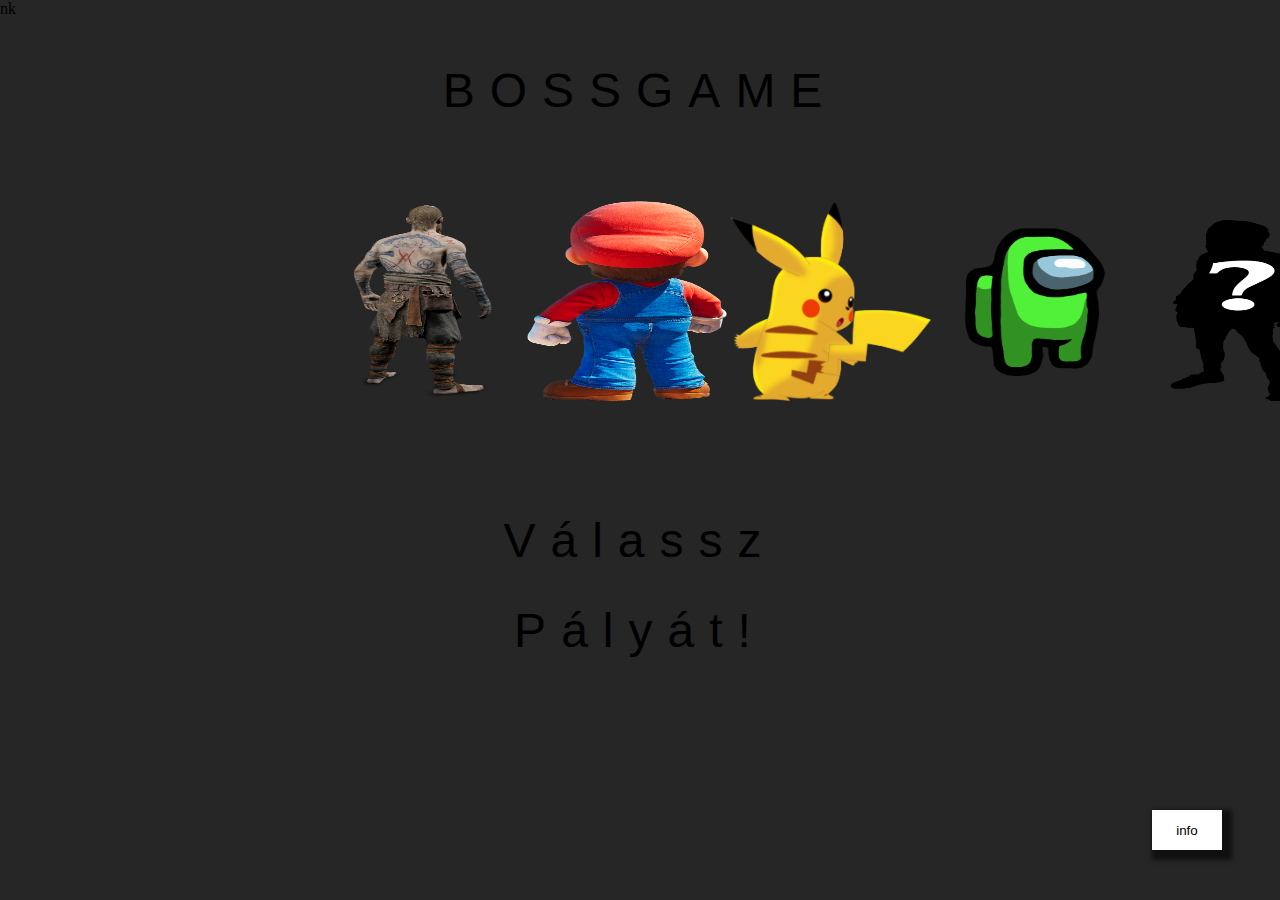
<file: 2023_stickmanproject-vegleges/index.html>
<!DOCTYPE html>
<html lang="hu">
<head>
    <meta charset="UTF-8">
    <meta http-equiv="X-UA-Compatible" content="IE=edge">
    <meta name="viewport" content="width=device-width, initial-scale=1.0">
    <title>A lehetetlen küldetés</title>
    <link href="https://cdn.jsdelivr.net/npm/bootstrap@5.3.0-alpha3/dist/css/bootstrap.min.css" rel="stylesheet" integrity="sha384-KK94CHFLLe+nY2dmCWGMq91rCGa5gtU4mk92HdvYe+M/SXH301p5ILy+dN9+nJOZ" crossorigin="anonymous">
    <meta name="viewport" content="width=device-width, initial-scale=1.0">
    <link rel="stylesheet" href="style.css">
    <link rel="shortcut icon" href="top-logo.png" type="image/x-icon">nk
    <script src = "script.js" defer></script>
</head>
<body>

    <div id="jatek"></div>
    <ul>
        <li>B</li>
        <li>O</li>
        <li>S</li>
        <li>S</li>
        <li>G</li>
        <li>A</li>
        <li>M</li>
        <li>E</li>
    </ul>
    <ul class="masodiksor">
        <li>V</li>
        <li>á</li>
        <li>l</li>
        <li>a</li>
        <li>s</li>
        <li>s</li>
        <li>z</li>
        
        
    </ul>
    <ul class="harmadiksor">
        <li>P</li>
        <li>á</li>
        <li>l</li>
        <li>y</li>
        <li>á</li>
        <li>t</li>
        <li>!</li>
    </ul>
    <input type="button" value="info" id="info" style="position:absolute; top:90%; left: 90%; background-color: white; color: black; width: 70px; height: 40px; border: 0px; box-shadow: 5px 5px 5px 5px rgb(0 0 0 / 0.6)" onclick=info()>
</body>
</html>
</file>
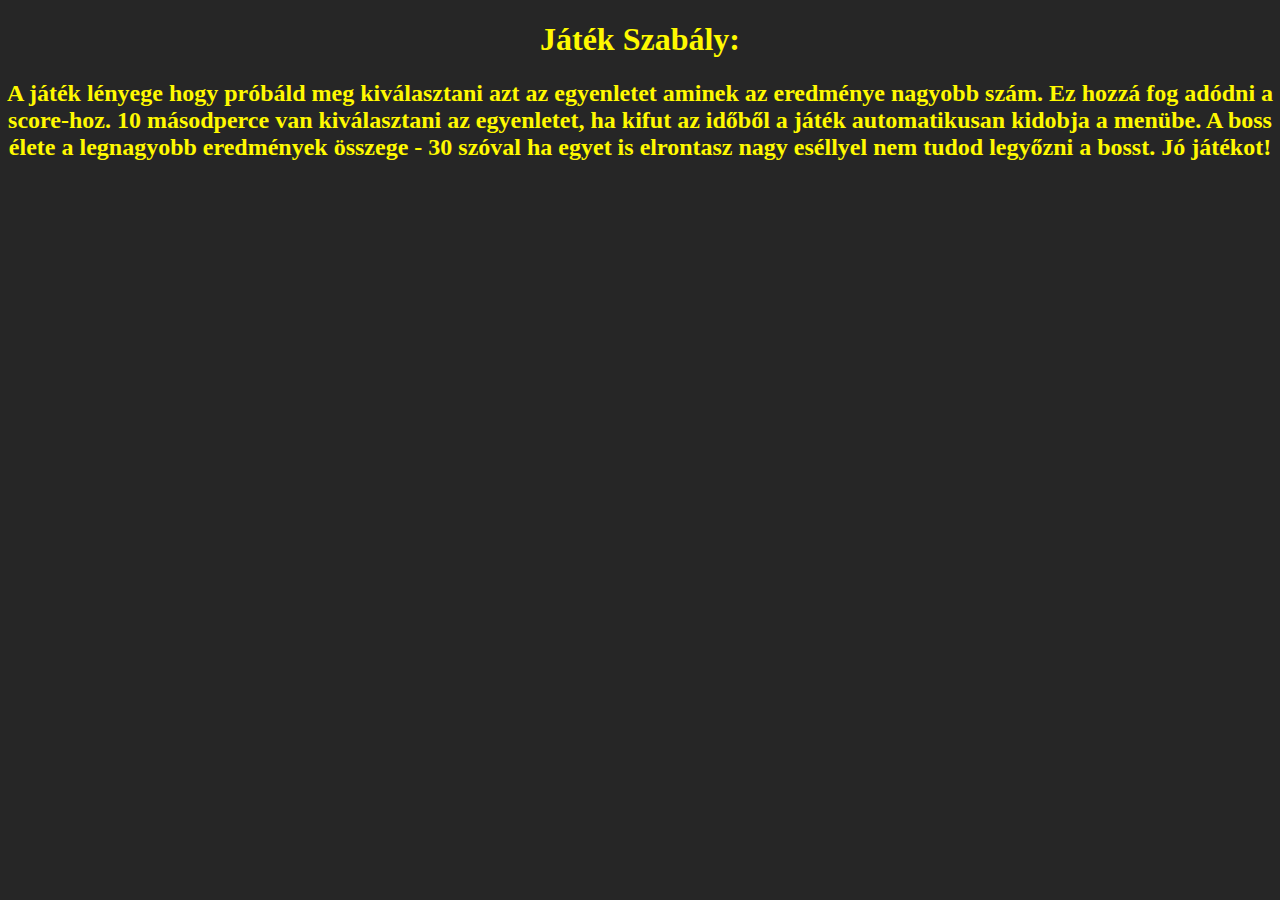
<file: 2023_stickmanproject-vegleges/info.html>
<!DOCTYPE html>
<html lang="en">
<head>
    <meta charset="UTF-8">
    <meta http-equiv="X-UA-Compatible" content="IE=edge">
    <meta name="viewport" content="width=device-width, initial-scale=1.0">
    <link rel="stylesheet" href="info.css">
    <title>Document</title>
</head>
<body>
    <h1>Játék Szabály:</h1>
    <h2>A játék lényege hogy próbáld meg kiválasztani azt az egyenletet aminek az eredménye nagyobb szám. Ez hozzá fog adódni a score-hoz. 10 másodperce van kiválasztani az egyenletet, ha kifut az időből a játék automatikusan kidobja a menübe. A boss élete a legnagyobb eredmények összege - 30
        szóval ha egyet is elrontasz nagy eséllyel nem tudod legyőzni a bosst. Jó játékot!
    </h2>
</body>
</html>
</file>
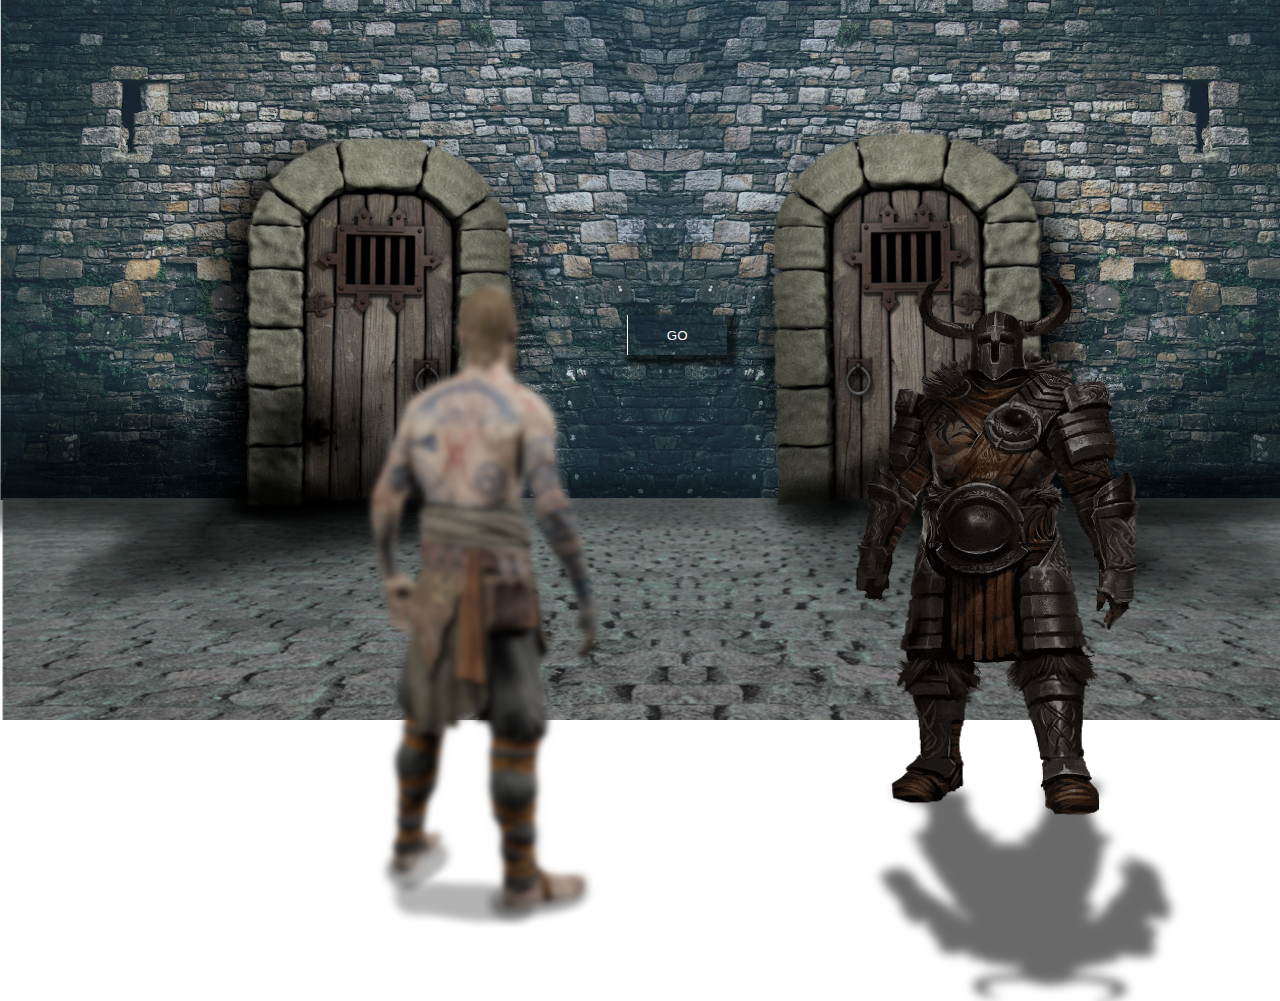
<file: 2023_stickmanproject-vegleges/palya1.html>
<!DOCTYPE html>
<html lang="en">
<head>
    <meta charset="UTF-8">
    <meta http-equiv="X-UA-Compatible" content="IE=edge">
    <meta name="viewport" content="width=device-width, initial-scale=1.0">
    <link rel="stylesheet" href="palya1.css">
    <title>Document</title>
</head>
<body id="BossFight1.png">
    

    <div id="szamok">
        
    </div>
    <input type="button" value="GO" id="raj" style="position:absolute; top:35%; left: 49%; background-image: url(1.png); color: white; width: 100px; height: 40px; border: 0px; box-shadow: 5px 5px 5px 5px rgb(0 0 0 / 0.6)" onclick=egyenlet()>
    <input type="button" value="MENU" id="menu" style="position:absolute; top:35%; left: 48%; background-image: url(BossFight1.png); color: white; width: 100px; height: 40px; border: 0px; box-shadow: 5px 5px 5px 5px rgb(0 0 0 / 0.6)" onclick=menu()>
        
    <div id="score"></div>
    
    <img src="karakterek2/1b2.png" alt="" id="karakterke">
    <img id="boss" src="karakterek2/1boss.png">
</body>
<script src="maps.js"></script>
</html>
</file>
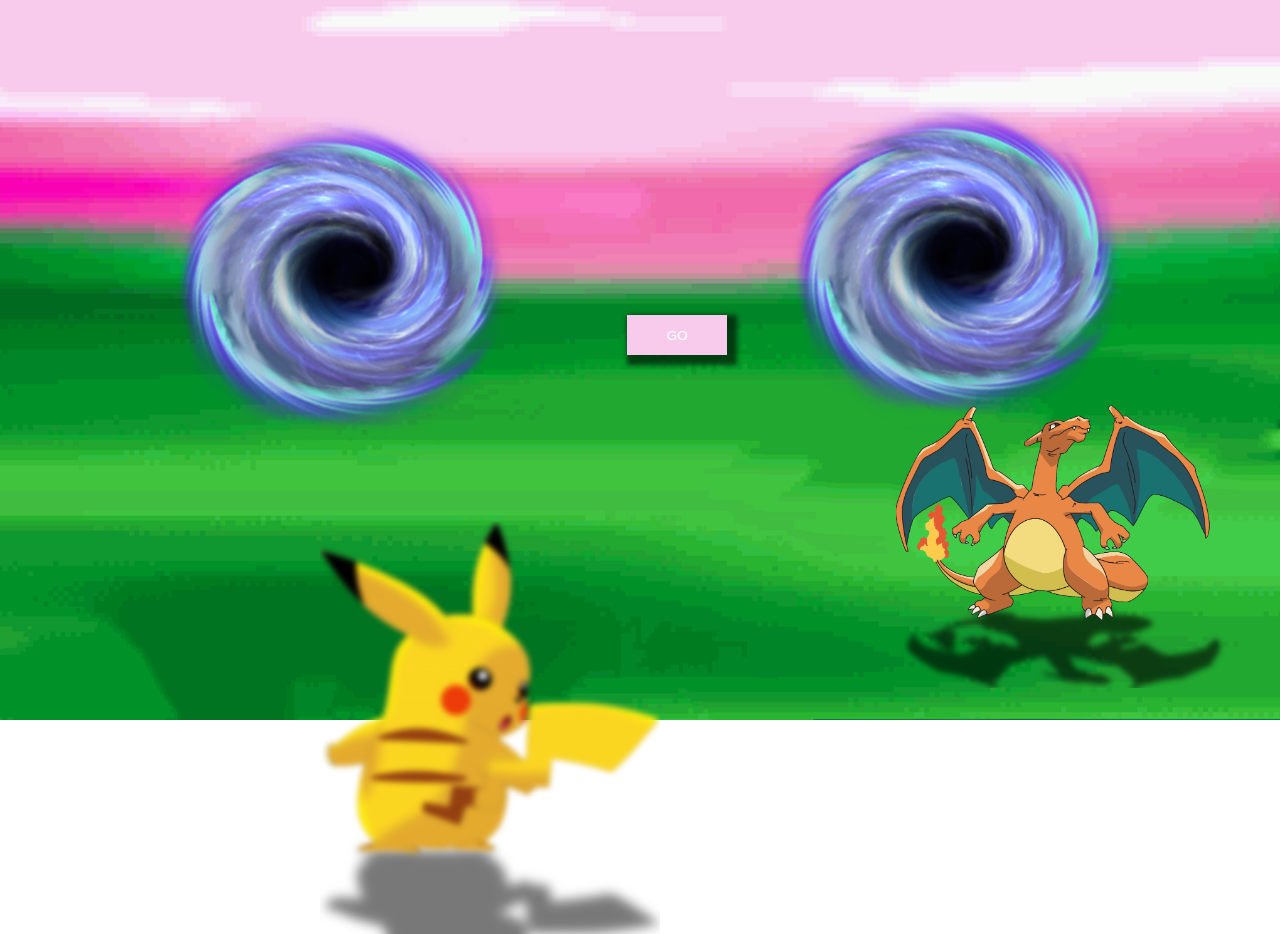
<file: 2023_stickmanproject-vegleges/palya3.html>
<!DOCTYPE html>
<html lang="en">
<head>
    <meta charset="UTF-8">
    <meta http-equiv="X-UA-Compatible" content="IE=edge">
    <meta name="viewport" content="width=device-width, initial-scale=1.0">
    <link rel="stylesheet" href="palya3.css">
    <title>Document</title>
</head>
<body id="BossFight3.png">


    <div id="szamok">
        
    </div>
    <input type="button" value="GO" id="raj" style="position:absolute; top:35%; left: 49%; background-image: url(3.png); color: white; width: 100px; height: 40px; border: 0px; box-shadow: 5px 5px 5px 5px rgb(0 0 0 / 0.6)" onclick=egyenlet()>
    <input type="button" value="MENU" id="menu" style="position:absolute; top:35%; left: 48%; background-image: url(BossFight3.png); color: white; width: 100px; height: 40px; border: 0px; box-shadow: 5px 5px 5px 5px rgb(0 0 0 / 0.6)" onclick=menu()>
    <div id="score"></div>

    <img src="karakterek2/3b1.png" alt="" id="karakterke">
    <img id="boss" src="karakterek2/3boss.png">
</body>
<script src="maps.js"></script>
</html>
</file>
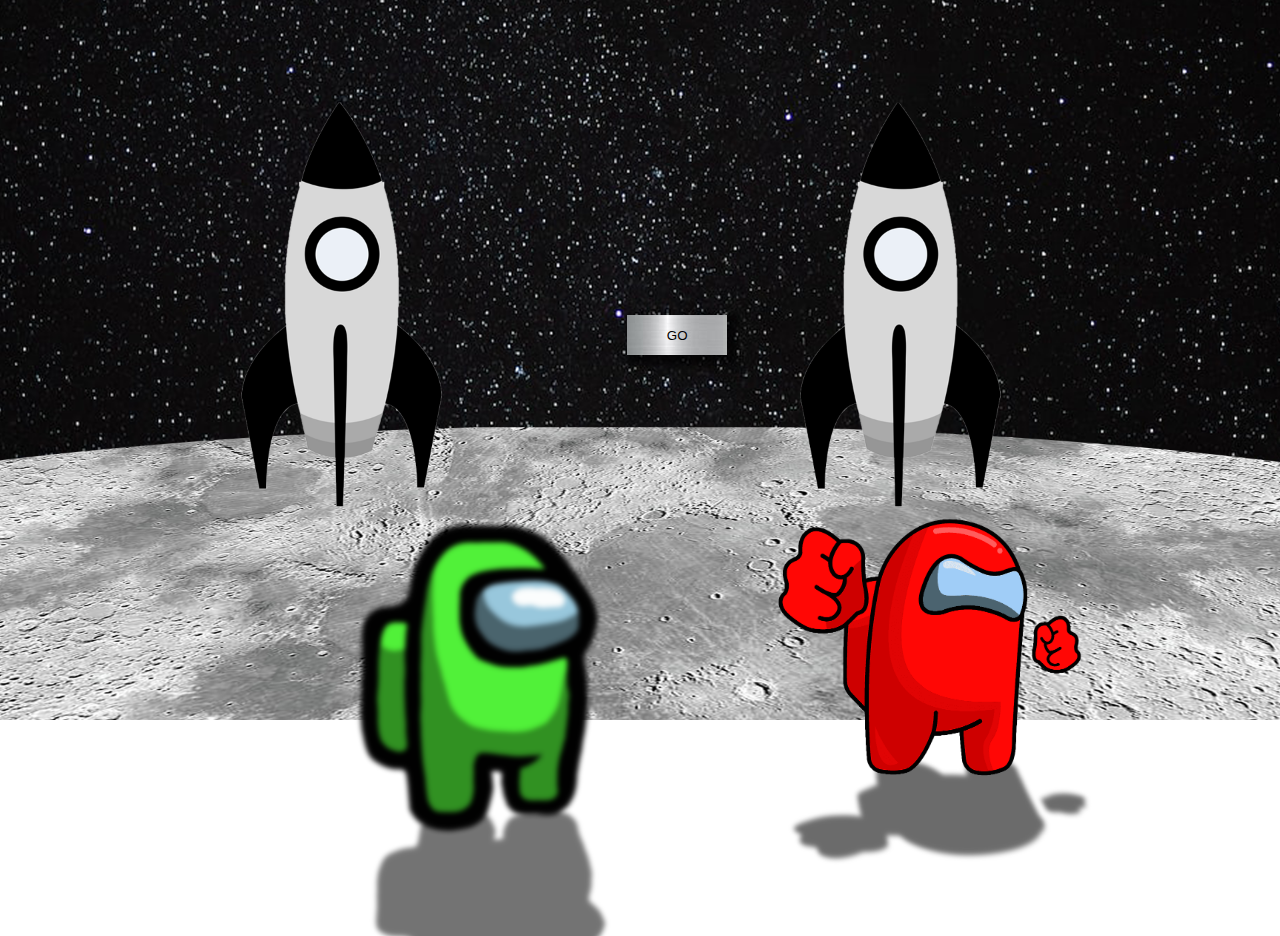
<file: 2023_stickmanproject-vegleges/palya4.html>
<!DOCTYPE html>
<html lang="en">
<head>
    <meta charset="UTF-8">
    <meta http-equiv="X-UA-Compatible" content="IE=edge">
    <meta name="viewport" content="width=device-width, initial-scale=1.0">
    <link rel="stylesheet" href="palya4.css">
    <title>Document</title>
</head>
<body id="BossFight4.png" class="4.png">


    <div id="szamok">
        
    </div>
    <input type="button" value="GO" id="raj" style="position:absolute; top:35%; left: 49%; background-image: url(spacebtn.jpg); color: black; width: 100px; height: 40px; border: 0px; box-shadow: 5px 5px 5px 5px rgb(0 0 0 / 0.6)" onclick=egyenlet()>
    <input type="button" value="MENU" id="menu" style="position:absolute; top:35%; left: 48%; background-image: url(BossFight4.png); color: black; width: 100px; height: 40px; border: 0px; box-shadow: 5px 5px 5px 5px rgb(0 0 0 / 0.6)" onclick=menu()>
    <div id="score"></div>

    <img src="karakterek2/4b1.png" alt="" id="karakterke">
    <img id="boss" src="karakterek2/4boss.png">
</body>
<script src="maps.js"></script>
</html>
</file>
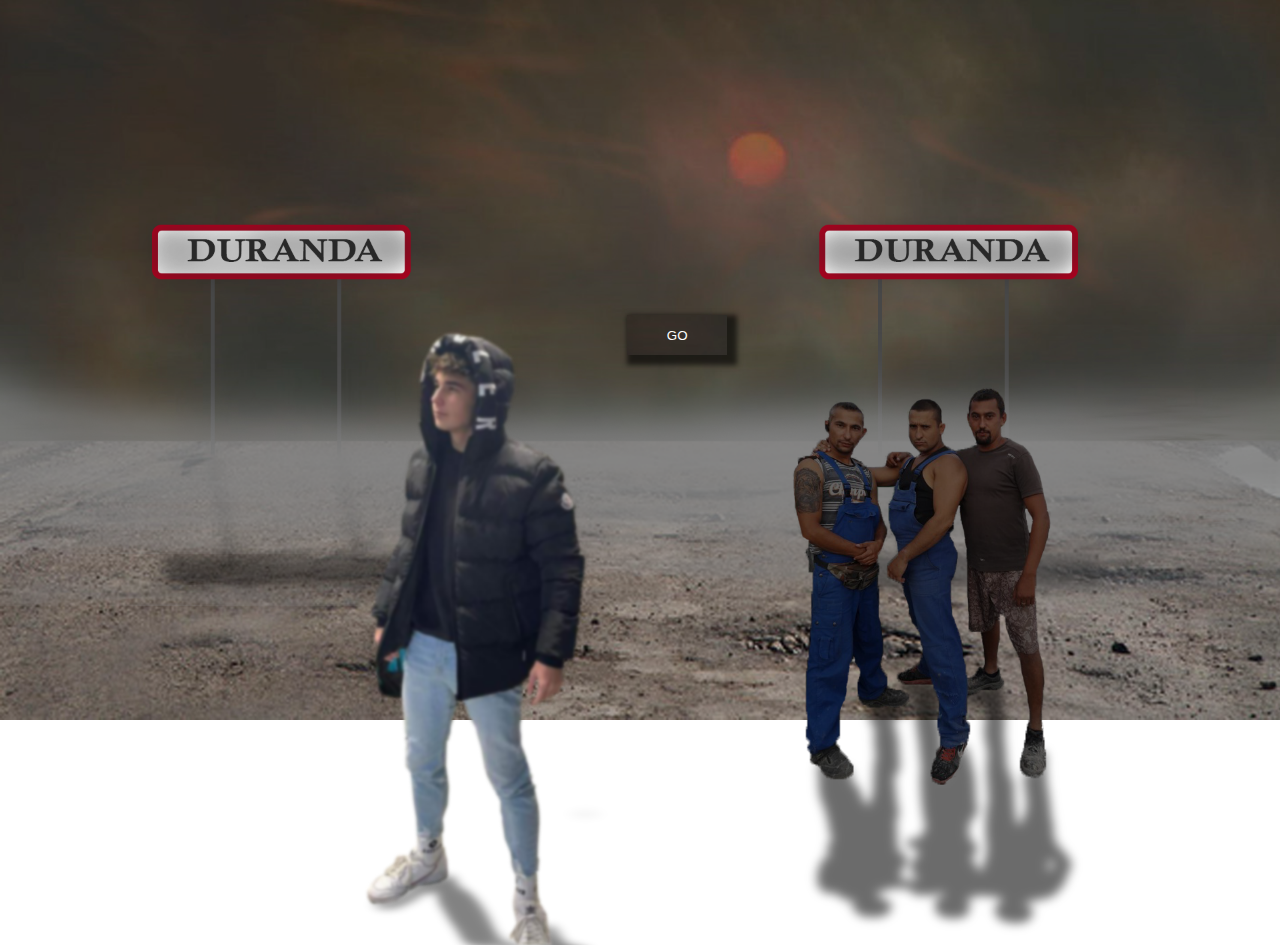
<file: 2023_stickmanproject-vegleges/palya5.html>
<!DOCTYPE html>
<html lang="en">
<head>
    <meta charset="UTF-8">
    <meta http-equiv="X-UA-Compatible" content="IE=edge">
    <meta name="viewport" content="width=device-width, initial-scale=1.0">
    <link rel="stylesheet" href="palya5.css">
    <title>Document</title>
</head>
<body id="BossFight5.png">


    <div id="szamok">
        
    </div>
    <input type="button" value="GO" id="raj" style="position:absolute; top:35%; left: 49%; background-image: url(5.png); color: white; width: 100px; height: 40px; border: 0px; box-shadow: 5px 5px 5px 5px rgb(0 0 0 / 0.6)" onclick=egyenlet()>
    <input type="button" value="MENU" id="menu" style="position:absolute; top:35%; left: 48%; background-image: url(BossFight5.png); color: white; width: 100px; height: 40px; border: 0px; box-shadow: 5px 5px 5px 5px rgb(0 0 0 / 0.6)" onclick=menu()>
    <div id="score"></div>

    <img src="karakterek2/5.png" alt="" id="karakterke">
    <img id="boss" src="karakterek2/5boss2.png">
</body>
<script src="maps.js"></script>
</html>
</file>
<file: 2023_stickmanproject-vegleges/style.css>
body{
    margin: 0;
    padding: 0;
    background: #262626;
}

ul{
    position: absolute;
    top: 10%;
    left: 50%;
    transform: translate(-50%,-50%);
    margin: 0;
    padding: 0;
    display: flex;
}
 
.valasztasmenu{
    position: absolute;
    text-align: center;
    margin-left: 25%;
    top: 20%;
    flex-direction: column;
    flex-wrap: nowrap;
    
}

.masodiksor{
    position: absolute;
    top: 60%;
    left: 50%;
    transform: translate(-50%,-50%);
    margin: 0;
    padding: 0;
    display: flex;
}

.harmadiksor{
    position: absolute;
    top: 70%;
    left: 50%;
    transform: translate(-50%,-50%);
    margin: 0;
    padding: 0;
    display: flex;
}

ul li{
    list-style: none;
    font-family: arial;
    font-size: 3em;
    letter-spacing:15px;
    text-shadow: none;
    animation:animate 1s infinite linear;
}
@keyframes animate{
    0%{
        color: #484848;
        text-shadow: none;
    }
    18%{
        color: #484848;
        text-shadow: none;
    }
    20%{
        color: #fff900;
        text-shadow: 0 0 7px #fff900, 0 0 20px #ff6c00;
    }
    30%{
        color: #484848;
        text-shadow: none;
    }
    35%{
        color: #fff900;
        text-shadow: 0 0 7px #fff900, 0 0 20px #ff6c00;
    }
    70%{
        color: #484848;
        text-shadow: none;
    }
    85%{
        color: #fff900;
        text-shadow: 0 0 7px #fff900, 0 0 20px #ff6c00;
    }
    90%{
        color: #484848;
        text-shadow: none;
    }
    100%{
        color: #484848;
        text-shadow: none;
    }
}







.figurakep{
    height:200px;
    width: 200px;
}
.figurakep:hover{
    transform: scale(0.75);
    transition: all .8s cubic-bezier(.25, .4, .45, 1.4);
}

.figurakep:not(:hover){
    transform: scale(1);
    transition: all .8s cubic-bezier(0.455, 0.03, 0.515, 0.955);
}
</file>
<file: 2023_stickmanproject-vegleges/info.css>
body{
    margin: 0;
    padding: 0;
    background: #262626;
}
h1{
    color: #fff900;
    text-align: center;
    position: relative;
}

h2{
    position: relative;
    color: #fff900;
    text-align: center;

}
</file>
<file: 2023_stickmanproject-vegleges/palya1.css>
body{
    background-image: url(1.png);
    background-repeat: no-repeat;
    background-size: cover;

    color:white;
}

#karakterke{
    position: absolute;
    left: 25%;
    top: 30%;
    width: 330px;
    justify-content: flex-end;
}

#boss{
    position: absolute;
    left: 60%;
    top: 30%;
    width: 500px;
    justify-content: flex-end;
}

p{

    text-align: center;
    margin-top: 10%;
    font-size: 50px;
}

.gobtn{
    text-align: center;
}

h1{
    text-align: left;
    position: fixed;
    grid-column: auto;

}

#countdown {
    font-size: 48px;
    text-align: center;
    margin-top: 100px;
  }

  #gif-container {
    position: fixed;
    bottom: 0;
    left: 0;
    width: 100%;
    height: 100%;
    z-index: -1;
  }

  #gif-container2 {
    position: fixed;
    bottom: 0;
    right: 0;
    width: 100%;
    height: 100%;
    z-index: -1;
  }
</file>
<file: 2023_stickmanproject-vegleges/palya3.css>
body{
    background-image: url(3.png);
    background-repeat: no-repeat;
    background-size: cover;
    background-position: initial;
    color:white;
}

#karakterke{
    position: absolute;
    left: 25%;
    top: 58%;
    width: 340px;
    justify-content: flex-end;
}

#boss{
    position: absolute;
    left: 70%;
    top: 45%;
    width: 340px;
    justify-content: flex-end;
}

p{

    text-align: center;
    margin-top: 10%;
    font-size: 50px;
}

.gobtn{
    text-align: center;
}

h1{
    text-align: left;
    position: absolute;
}
</file>
<file: 2023_stickmanproject-vegleges/palya4.css>
body{
    background-image: url(4.png);
    background-repeat: no-repeat;
    background-size: cover;
    background-position: initial;
    color:darkorchid;
}

#karakterke{
    position: absolute;
    left: 25%;
    top: 58%;
    width: 340px;
    justify-content: flex-end;
}

#boss{
    position: absolute;
    left: 60%;
    top: 55%;
    width: 340px;
    justify-content: flex-end;
}

p{

    text-align: center;
    margin-top: 10%;
    font-size: 50px;
}

.gobtn{
    text-align: center;
}

h1{
    text-align: left;
    position: absolute;
}
</file>
<file: 2023_stickmanproject-vegleges/palya5.css>
body{
    background-image: url(5.png);
    background-repeat: no-repeat;
    background-size: cover;
    background-position: initial;
    color:white;
}

#karakterke{
    position: absolute;
    left: 25%;
    top: 30%;
    width: 300px;
    justify-content: flex-end;
}

#boss{
    position: absolute;
    left: 60%;
    top: 40%;
    width: 370px;
    justify-content: flex-end;
}

p{

    text-align: center;
    margin-top: 10%;
    font-size: 50px;
}

.gobtn{
    text-align: center;
}

h1{
    text-align: left;
    position: absolute;
}
</file>
